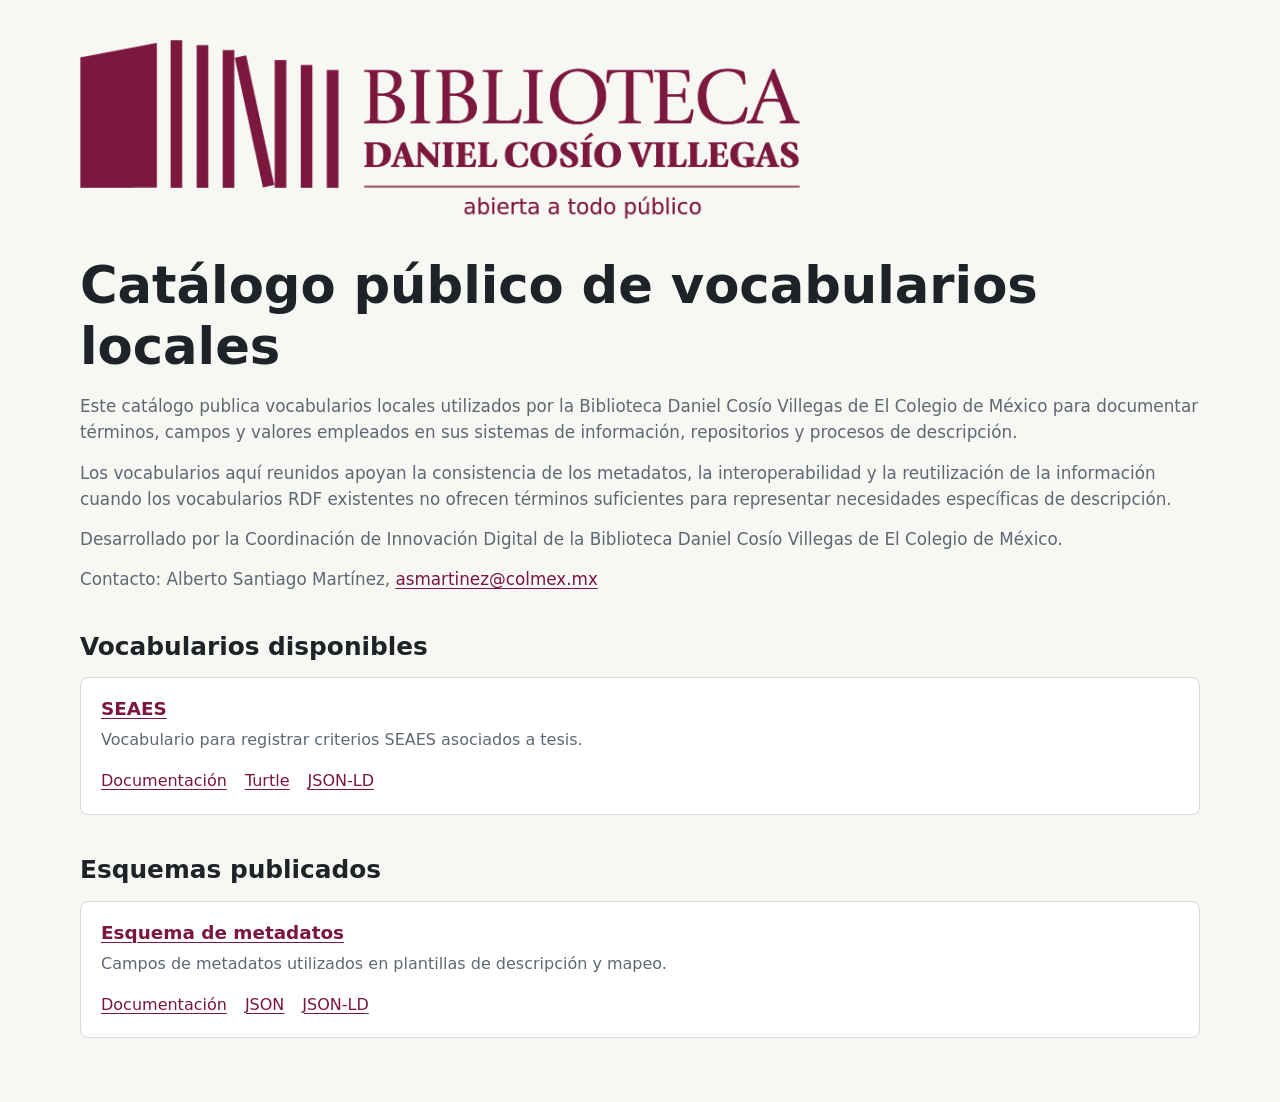
<file: vocabularios/index.html>
<!doctype html>
<html lang="es">
  <head>
    <meta charset="utf-8">
    <meta name="viewport" content="width=device-width, initial-scale=1">
    <title>Catálogo público de vocabularios locales</title>
    <link rel="stylesheet" href="../assets/vocabularios.css">
  </head>
  <body>
    <main class="page">
      <a class="site-logo" href="./" aria-label="Biblioteca Daniel Cosío Villegas">
        <img src="../assets/biblioteca-dcv-cm-rojo.png" alt="Biblioteca Daniel Cosío Villegas, abierta a todo público">
      </a>

      <header class="page-header">
        <h1>Catálogo público de vocabularios locales</h1>
        <div class="intro-copy">
          <p>Este catálogo publica vocabularios locales utilizados por la Biblioteca Daniel Cosío Villegas de El Colegio de México para documentar términos, campos y valores empleados en sus sistemas de información, repositorios y procesos de descripción.</p>
          <p>Los vocabularios aquí reunidos apoyan la consistencia de los metadatos, la interoperabilidad y la reutilización de la información cuando los vocabularios RDF existentes no ofrecen términos suficientes para representar necesidades específicas de descripción.</p>
          <p>Desarrollado por la Coordinación de Innovación Digital de la Biblioteca Daniel Cosío Villegas de El Colegio de México.</p>
          <p>Contacto: Alberto Santiago Martínez, <a href="mailto:asmartinez@colmex.mx">asmartinez@colmex.mx</a></p>
        </div>
      </header>

      <section aria-labelledby="available-vocabularies">
        <h2 id="available-vocabularies">Vocabularios disponibles</h2>
        <article class="vocabulary-item">
          <h3><a href="seaes/">SEAES</a></h3>
          <p>Vocabulario para registrar criterios SEAES asociados a tesis.</p>
          <ul class="inline-links">
            <li><a href="seaes/">Documentación</a></li>
            <li><a href="seaes.ttl">Turtle</a></li>
            <li><a href="seaes.jsonld">JSON-LD</a></li>
          </ul>
        </article>
      </section>

      <section aria-labelledby="available-schemas">
        <h2 id="available-schemas">Esquemas publicados</h2>
        <article class="vocabulary-item">
          <h3><a href="../esquemas/metadatos/">Esquema de metadatos</a></h3>
          <p>Campos de metadatos utilizados en plantillas de descripción y mapeo.</p>
          <ul class="inline-links">
            <li><a href="../esquemas/metadatos/">Documentación</a></li>
            <li><a href="../esquemas/metadatos.json">JSON</a></li>
            <li><a href="../esquemas/metadatos.jsonld">JSON-LD</a></li>
          </ul>
        </article>
      </section>
    </main>
  </body>
</html>
</file>
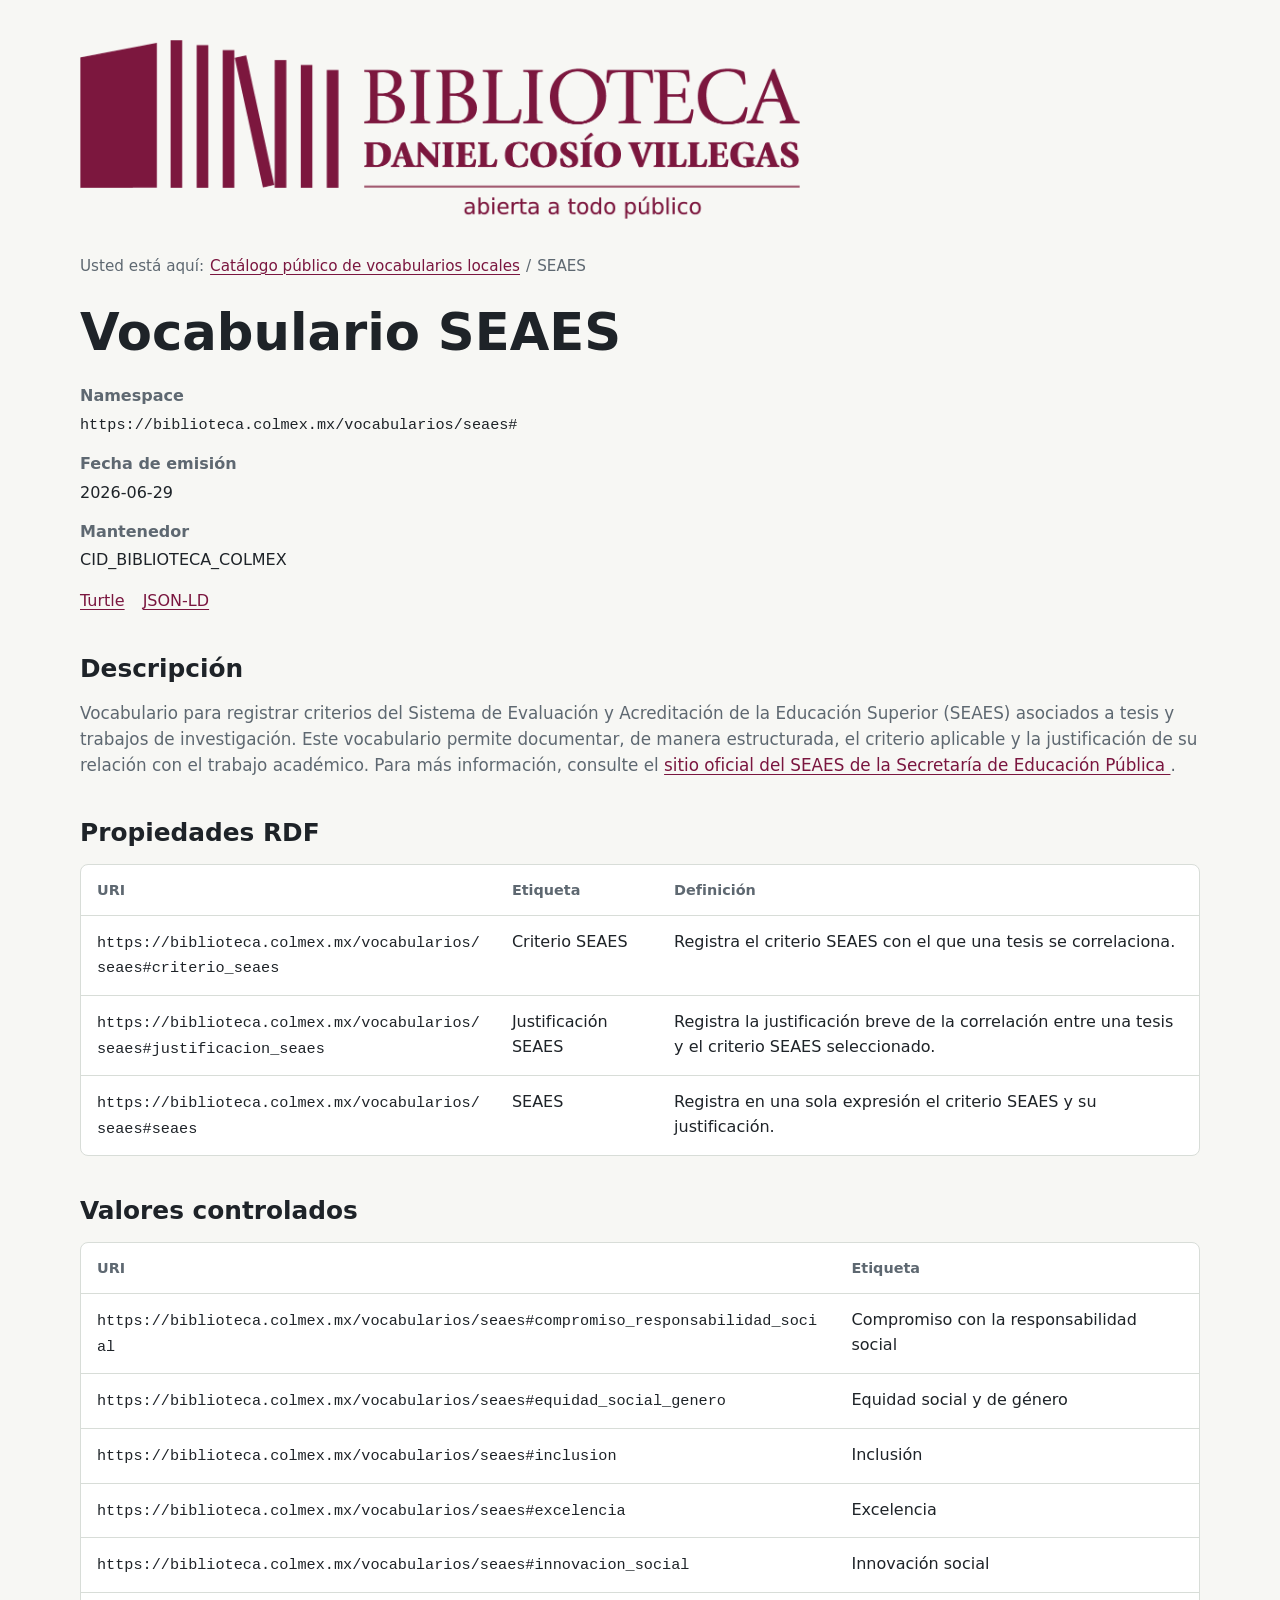
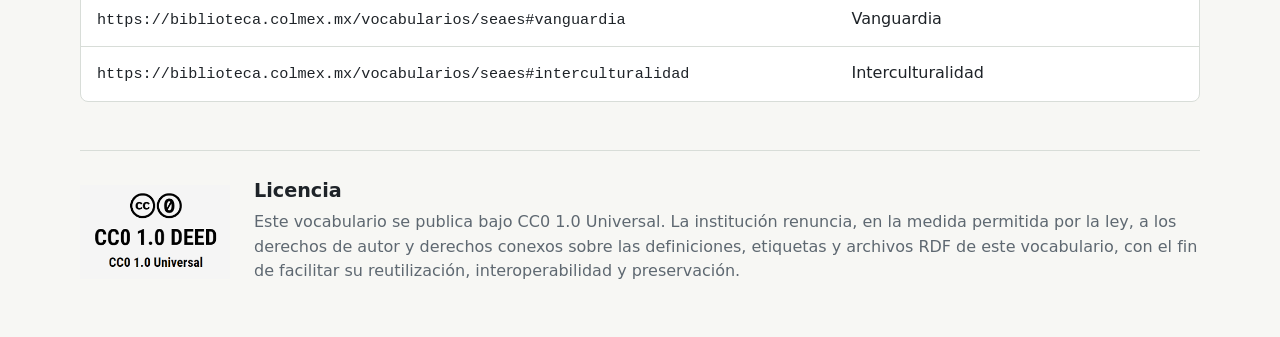
<file: vocabularios/seaes/index.html>
<!doctype html>
<html lang="es">
  <head>
    <meta charset="utf-8">
    <meta name="viewport" content="width=device-width, initial-scale=1">
    <title>Vocabulario SEAES</title>
    <link rel="stylesheet" href="../../assets/vocabularios.css">
  </head>
  <body>
    <main class="page">
      <a class="site-logo" href="../" aria-label="Biblioteca Daniel Cosío Villegas">
        <img src="../../assets/biblioteca-dcv-cm-rojo.png" alt="Biblioteca Daniel Cosío Villegas, abierta a todo público">
      </a>

      <nav class="breadcrumb" aria-label="Ruta de navegación">
        <span>Usted está aquí:</span>
        <a href="../">Catálogo público de vocabularios locales</a>
        <span aria-hidden="true">/</span>
        <span aria-current="page">SEAES</span>
      </nav>

      <header class="page-header">
        <h1>Vocabulario SEAES</h1>
        <dl class="metadata">
          <div>
            <dt>Namespace</dt>
            <dd><code>https://biblioteca.colmex.mx/vocabularios/seaes#</code></dd>
          </div>
          <div>
            <dt>Fecha de emisión</dt>
            <dd>2026-06-29</dd>
          </div>
          <div>
            <dt>Mantenedor</dt>
            <dd>CID_BIBLIOTECA_COLMEX</dd>
          </div>
        </dl>
        <ul class="inline-links">
          <li><a href="../seaes.ttl">Turtle</a></li>
          <li><a href="../seaes.jsonld">JSON-LD</a></li>
        </ul>
      </header>

      <section class="description-block" aria-labelledby="description">
        <h2 id="description">Descripción</h2>
        <p>
          Vocabulario para registrar criterios del Sistema de Evaluación y Acreditación
          de la Educación Superior (SEAES) asociados a tesis y trabajos de investigación.
          Este vocabulario permite documentar, de manera estructurada, el criterio aplicable
          y la justificación de su relación con el trabajo académico.
          Para más información, consulte el
          <a href="https://educacionsuperior.sep.gob.mx/SEAES" target="_blank" rel="noopener">
            sitio oficial del SEAES de la Secretaría de Educación Pública
          </a>.
        </p>
      </section>

      <section aria-labelledby="properties">
        <h2 id="properties">Propiedades RDF</h2>
        <div class="table-wrap">
          <table>
            <thead>
              <tr>
                <th>URI</th>
                <th>Etiqueta</th>
                <th>Definición</th>
              </tr>
            </thead>
            <tbody>
              <tr>
                <td><code>https://biblioteca.colmex.mx/vocabularios/seaes#criterio_seaes</code></td>
                <td>Criterio SEAES</td>
                <td>Registra el criterio SEAES con el que una tesis se correlaciona.</td>
              </tr>
              <tr>
                <td><code>https://biblioteca.colmex.mx/vocabularios/seaes#justificacion_seaes</code></td>
                <td>Justificación SEAES</td>
                <td>Registra la justificación breve de la correlación entre una tesis y el criterio SEAES seleccionado.</td>
              </tr>
              <tr>
                <td><code>https://biblioteca.colmex.mx/vocabularios/seaes#seaes</code></td>
                <td>SEAES</td>
                <td>Registra en una sola expresión el criterio SEAES y su justificación.</td>
              </tr>
            </tbody>
          </table>
        </div>
      </section>

      <section aria-labelledby="controlled-values">
        <h2 id="controlled-values">Valores controlados</h2>
        <div class="table-wrap">
          <table>
            <thead>
              <tr>
                <th>URI</th>
                <th>Etiqueta</th>
              </tr>
            </thead>
            <tbody>
              <tr>
                <td><code>https://biblioteca.colmex.mx/vocabularios/seaes#compromiso_responsabilidad_social</code></td>
                <td>Compromiso con la responsabilidad social</td>
              </tr>
              <tr>
                <td><code>https://biblioteca.colmex.mx/vocabularios/seaes#equidad_social_genero</code></td>
                <td>Equidad social y de género</td>
              </tr>
              <tr>
                <td><code>https://biblioteca.colmex.mx/vocabularios/seaes#inclusion</code></td>
                <td>Inclusión</td>
              </tr>
              <tr>
                <td><code>https://biblioteca.colmex.mx/vocabularios/seaes#excelencia</code></td>
                <td>Excelencia</td>
              </tr>
              <tr>
                <td><code>https://biblioteca.colmex.mx/vocabularios/seaes#innovacion_social</code></td>
                <td>Innovación social</td>
              </tr>
              <tr>
                <td><code>https://biblioteca.colmex.mx/vocabularios/seaes#vanguardia</code></td>
                <td>Vanguardia</td>
              </tr>
              <tr>
                <td><code>https://biblioteca.colmex.mx/vocabularios/seaes#interculturalidad</code></td>
                <td>Interculturalidad</td>
              </tr>
            </tbody>
          </table>
        </div>
      </section>

      <footer class="license-block" aria-labelledby="license">
        <img src="../../assets/cc0-1-0-deed.png" alt="CC0 1.0 Deed, CC0 1.0 Universal">
        <div>
          <h2 id="license">Licencia</h2>
          <p>Este vocabulario se publica bajo CC0 1.0 Universal. La institución renuncia, en la medida permitida por la ley, a los derechos de autor y derechos conexos sobre las definiciones, etiquetas y archivos RDF de este vocabulario, con el fin de facilitar su reutilización, interoperabilidad y preservación.</p>
        </div>
      </footer>
    </main>
  </body>
</html>
</file>
<file: assets/vocabularios.css>
:root {
  color-scheme: light;
  --background: #f7f7f4;
  --surface: #ffffff;
  --text: #1e2328;
  --muted: #5e6871;
  --line: #d8ddd8;
  --accent: #7a163f;
  --accent-strong: #5d0f2f;
}

* {
  box-sizing: border-box;
}

body {
  margin: 0;
  background: var(--background);
  color: var(--text);
  font-family: system-ui, -apple-system, BlinkMacSystemFont, "Segoe UI", sans-serif;
  line-height: 1.55;
}

a {
  color: var(--accent);
  text-decoration-thickness: 0.08em;
  text-underline-offset: 0.18em;
}

a:hover,
a:focus {
  color: var(--accent-strong);
}

.page {
  width: min(1120px, calc(100% - 32px));
  margin: 0 auto;
  padding: 40px 0 64px;
}

.site-logo {
  display: block;
  width: min(720px, 100%);
  margin-bottom: 36px;
}

.site-logo img {
  display: block;
  width: 100%;
  height: auto;
}

.page-header {
  margin-bottom: 40px;
}

.eyebrow {
  margin: 0 0 8px;
  color: var(--muted);
  font-size: 0.9rem;
  font-weight: 700;
  text-transform: uppercase;
}

h1,
h2,
h3 {
  line-height: 1.2;
}

h1 {
  margin: 0 0 16px;
  font-size: clamp(2rem, 4vw, 3.25rem);
}

h2 {
  margin: 40px 0 16px;
  font-size: 1.55rem;
}

h3 {
  margin: 0 0 8px;
  font-size: 1.15rem;
}

.lede {
  max-width: 760px;
}

.lede {
  margin: 0;
  color: var(--muted);
  font-size: 1.1rem;
}

.intro-copy p {
  margin: 0 0 14px;
  color: var(--muted);
  font-size: 1.05rem;
}

.intro-copy p:last-child {
  margin-bottom: 0;
}

.vocabulary-item {
  border: 1px solid var(--line);
  border-radius: 8px;
  background: var(--surface);
  padding: 20px;
}

.vocabulary-item p {
  margin: 0 0 12px;
  color: var(--muted);
}

.description-block p {
  margin: 0;
  color: var(--muted);
  font-size: 1.05rem;
}

.section-copy {
  max-width: 100%;
  margin: 0 0 16px;
  color: var(--muted);
  font-size: 1.05rem;
}

.inline-links {
  display: flex;
  flex-wrap: wrap;
  gap: 10px 18px;
  padding: 0;
  margin: 16px 0 0;
  list-style: none;
}

.breadcrumb {
  display: flex;
  flex-wrap: wrap;
  gap: 6px;
  margin-bottom: 24px;
  color: var(--muted);
  font-size: 0.95rem;
}

.metadata {
  display: grid;
  gap: 14px;
  margin: 20px 0 0;
}

.metadata div {
  display: grid;
  gap: 4px;
}

.metadata dt {
  color: var(--muted);
  font-weight: 700;
}

.metadata dd {
  margin: 0;
}

code {
  overflow-wrap: anywhere;
  font-family: ui-monospace, SFMono-Regular, Menlo, Consolas, monospace;
  font-size: 0.95em;
}

.table-wrap {
  overflow-x: auto;
  border: 1px solid var(--line);
  border-radius: 8px;
  background: var(--surface);
}

table {
  width: 100%;
  border-collapse: collapse;
}

th,
td {
  padding: 14px 16px;
  border-bottom: 1px solid var(--line);
  text-align: left;
  vertical-align: top;
}

th {
  color: var(--muted);
  font-size: 0.9rem;
}

tbody tr:last-child td {
  border-bottom: 0;
}

.table-controls {
  display: flex;
  align-items: end;
  justify-content: space-between;
  gap: 20px;
  margin: 20px 0 16px;
}

.table-controls label {
  display: flex;
  align-items: center;
  gap: 8px;
  color: var(--text);
  font-weight: 400;
}

.table-controls label:first-child {
  display: flex;
  gap: 8px;
  align-items: center;
  font-weight: 400;
}

.table-controls select,
.table-controls input {
  min-height: 40px;
  border: 1px solid #c8d0d8;
  border-radius: 6px;
  background: var(--surface);
  color: var(--text);
  font: inherit;
}

.table-controls select {
  padding: 0 34px 0 10px;
}

.table-controls input {
  width: 260px;
  padding: 0 10px;
}

.schema-table {
  min-width: 1180px;
}

.schema-table thead th {
  border-bottom: 2px solid #1e2328 !important;
  background: var(--surface);
  color: var(--text);
  font-size: 1rem;
}

.schema-table th:first-child,
.schema-table td:first-child {
  width: 48px;
}

.schema-table th:nth-child(2),
.schema-table td:nth-child(2) {
  width: 180px;
}

.schema-table th:nth-child(3),
.schema-table td:nth-child(3) {
  width: 260px;
}

.schema-table th:nth-child(4),
.schema-table td:nth-child(4) {
  width: 340px;
}

.schema-table th:nth-child(6),
.schema-table td:nth-child(6) {
  width: 280px;
}

.uri-cell a {
  overflow-wrap: anywhere;
}

.sort-button {
  display: flex;
  width: 100%;
  align-items: center;
  justify-content: space-between;
  gap: 24px;
  padding: 0;
  border: 0;
  background: transparent;
  color: inherit;
  cursor: pointer;
  font: inherit;
  font-weight: 700;
  text-align: left;
}

.sort-button span {
  color: #9aa3aa;
  flex: 0 0 auto;
  font-size: 1.1rem;
  line-height: 1;
}

.sort-button:hover span,
.sort-button:focus span {
  color: var(--accent);
}

.table-footer {
  display: flex;
  justify-content: space-between;
  gap: 16px;
  align-items: center;
  margin-top: 14px;
}

.table-footer p {
  margin: 0;
  color: var(--muted);
}

.pagination {
  display: flex;
  gap: 8px;
  align-items: center;
}

.pagination button,
.pagination span {
  min-width: 42px;
  min-height: 38px;
  border: 1px solid #c8d0d8;
  border-radius: 6px;
  background: var(--surface);
  color: var(--text);
  font: inherit;
}

.pagination button {
  padding: 0 12px;
  cursor: pointer;
}

.pagination button:disabled {
  cursor: not-allowed;
  color: #9aa3aa;
  background: #f0f1f2;
}

.pagination span {
  display: grid;
  place-items: center;
  border-color: var(--text);
}

.license-block {
  display: grid;
  grid-template-columns: 150px minmax(0, 1fr);
  gap: 24px;
  align-items: center;
  margin-top: 48px;
  padding-top: 28px;
  border-top: 1px solid var(--line);
}

.license-block img {
  display: block;
  width: 150px;
  height: auto;
}

.license-block h2 {
  margin: 0 0 8px;
  font-size: 1.2rem;
}

.license-block p {
  margin: 0;
  color: var(--muted);
}

@media (max-width: 720px) {
  .page {
    width: min(100% - 24px, 1120px);
    padding-top: 28px;
  }

  .site-logo {
    margin-bottom: 28px;
  }

  th,
  td {
    padding: 12px;
  }

  .table-controls {
    align-items: stretch;
    flex-direction: column;
  }

  .table-controls label:first-child {
    justify-content: start;
  }

  .table-controls input {
    width: 100%;
  }

  .table-footer {
    align-items: stretch;
    flex-direction: column;
  }

  .pagination {
    justify-content: end;
  }

  .license-block {
    grid-template-columns: 1fr;
  }
}
</file>
